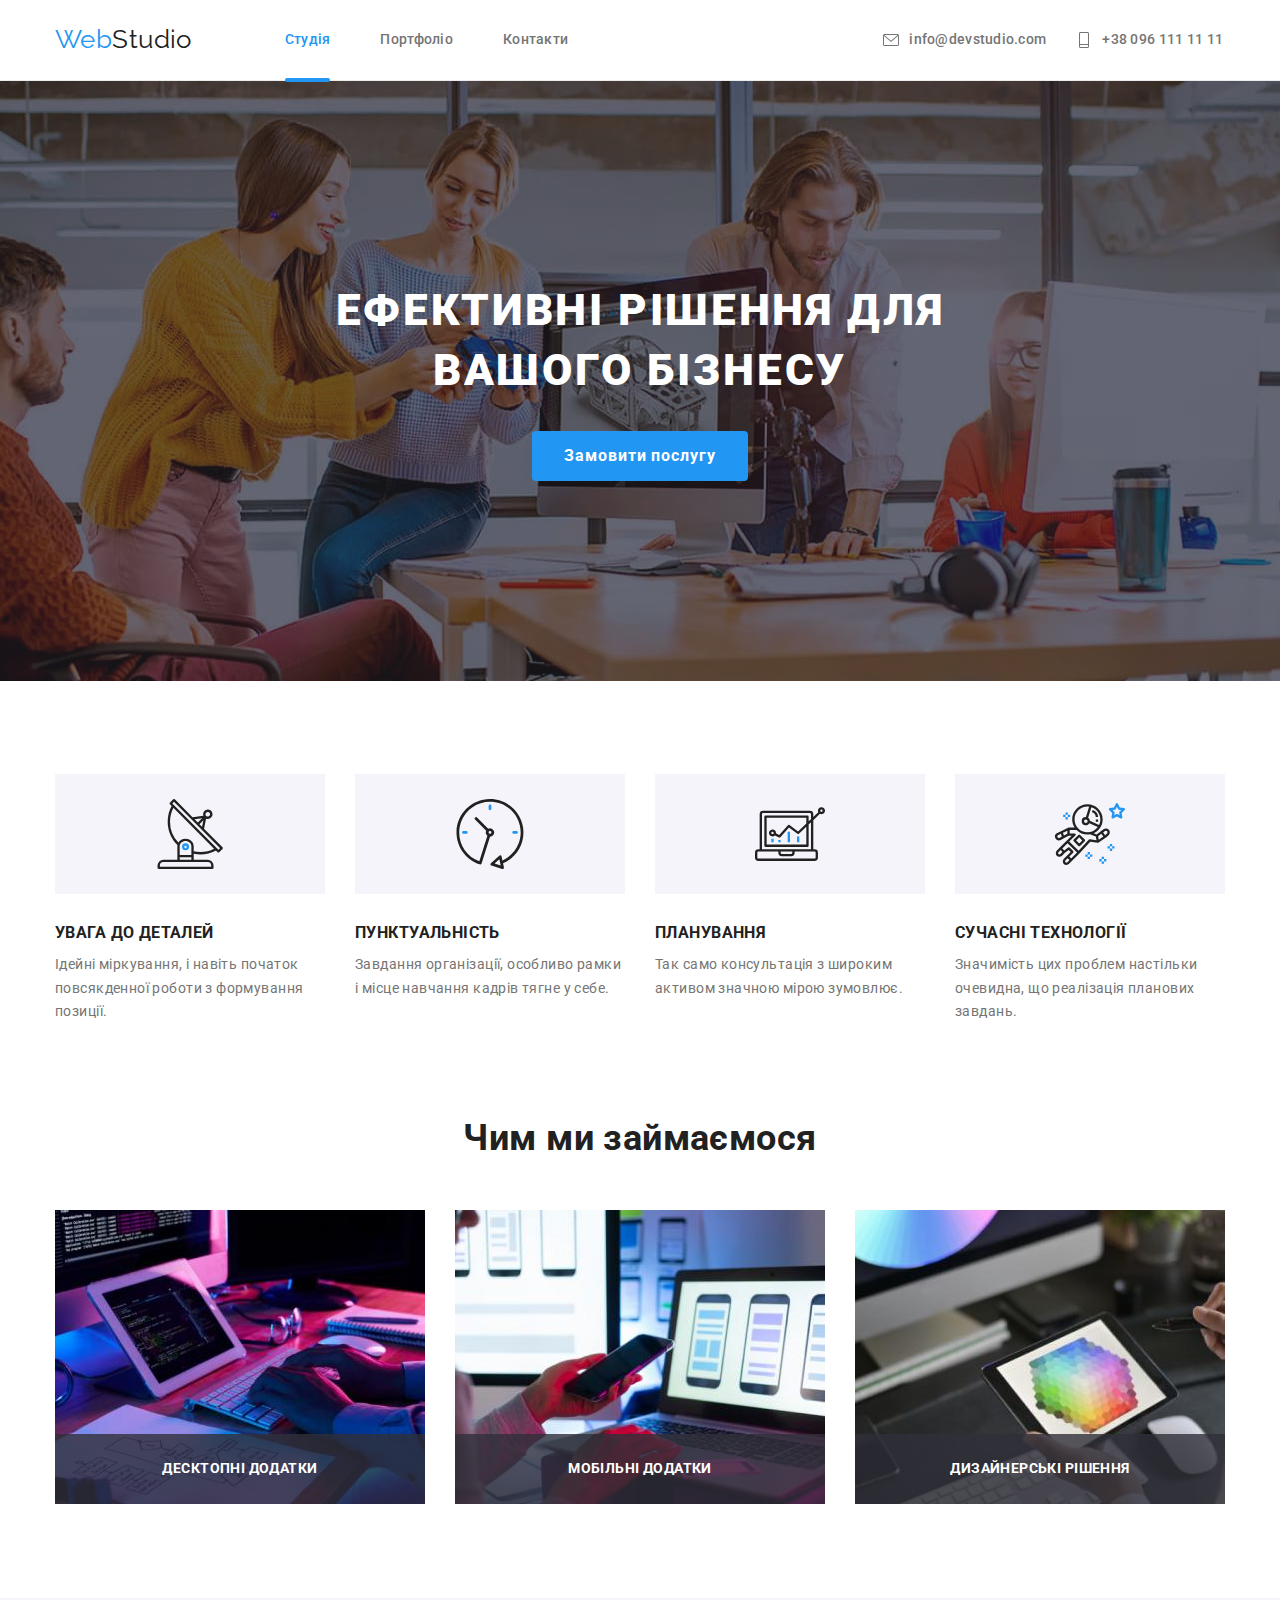
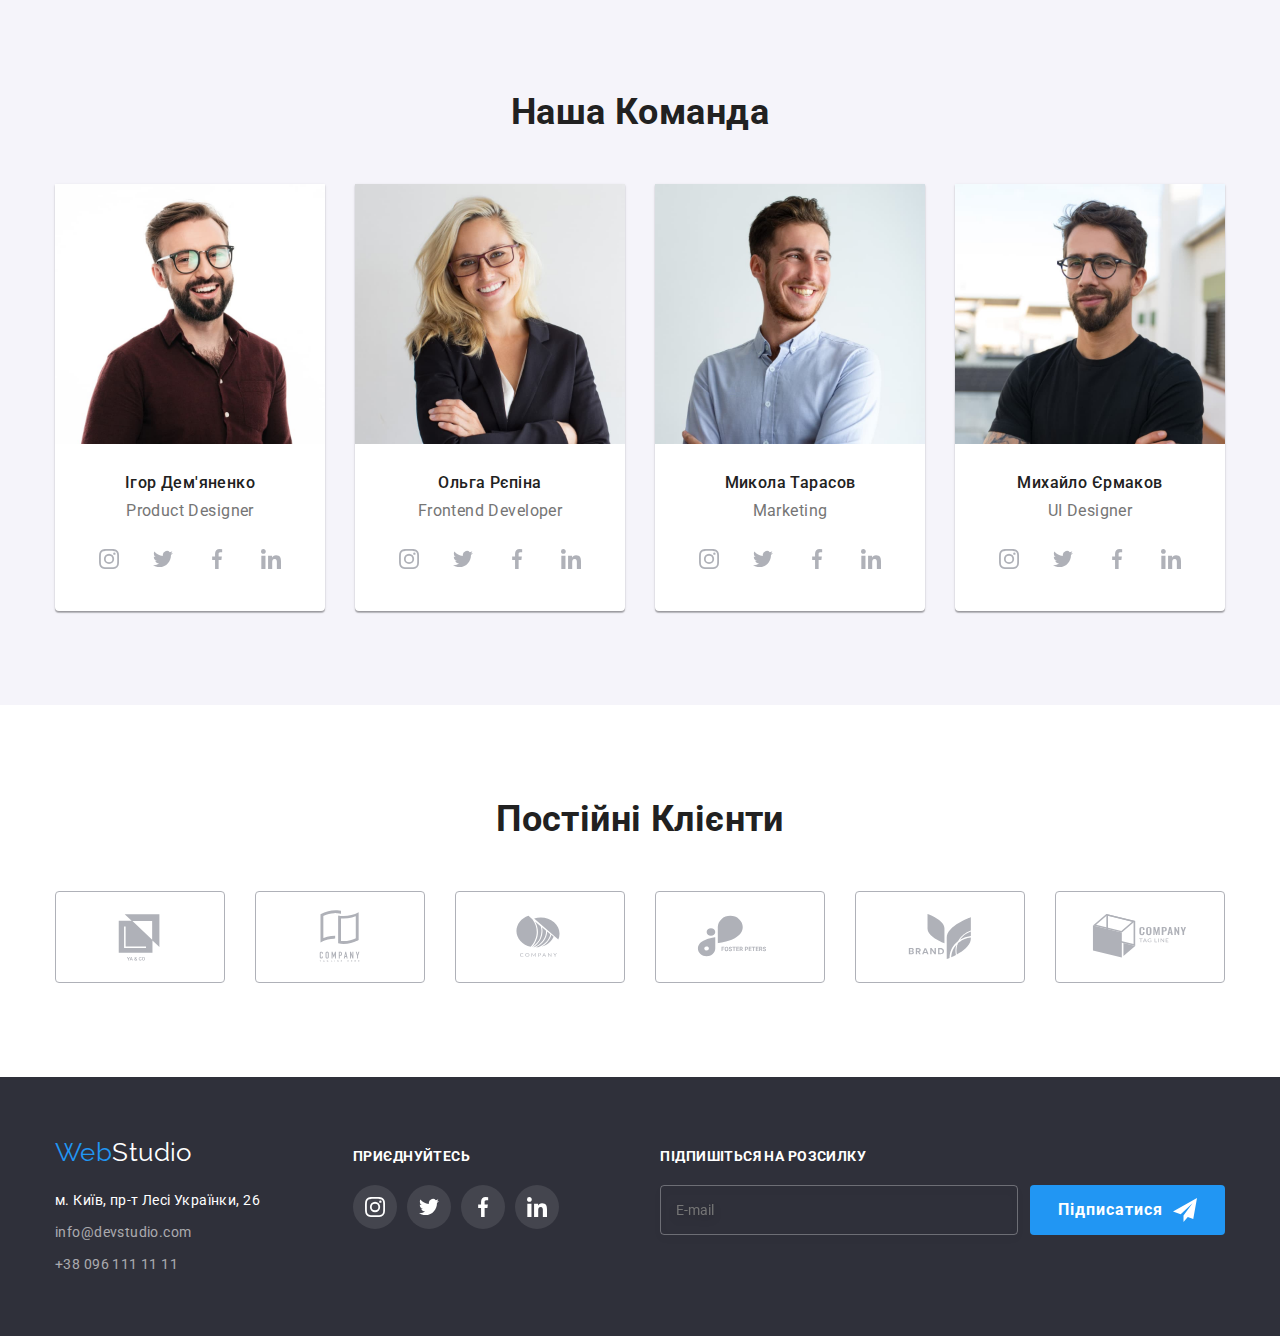
<file: index.html>
<!DOCTYPE html>
<html lang="uk">
<head>
    <meta charset="UTF-8">
    <meta http-equiv="X-UA-Compatible" content="IE=edge">
    <meta name="viewport" content="width=device-width, initial-scale=1.0">
    <title>Студія</title>
    <link rel="preconnect" href="https://fonts.googleapis.com">
    <link rel="preconnect" href="https://fonts.gstatic.com" crossorigin>
    <link href="https://fonts.googleapis.com/css2?family=Raleway:wght@700&family=Roboto:wght@400;500;700;900&display=swap" rel="stylesheet">
    <link rel="stylesheet" href="https://cdnjs.cloudflare.com/ajax/libs/modern-normalize/1.1.0/modern-normalize.min.css">
    <link rel="stylesheet" href="./css/styles.css" >
    <link rel="stylesheet" href="./css/main.min.css" >
</head>
<body>
    <!--Шапка--> 
     <header class="header">
        <div class="container header__container"> 
            <a class="logo" href="./index.html"><span class="logo-color">Web</span>Studio</a>
            <nav class="header__nav">
            
            <ul class="site-nav">
                <li class="site-nav__item"><a href="./index.html" class="site-nav__link link current">Студія</a></li>
                <li class="site-nav__item"><a href="./portfolio.html" class="site-nav__link link">Портфоліо</a></li>
                <li class="site-nav__item"><a href="" class="site-nav__link link">Контакти</a></li>
            </ul>
            </nav>
            <ul class="auth-nav">
                <li class="auth-nav__item">
                    <a class="auth-nav__link link" href="mailto:info@devstudio.com"><svg class="auth-nav__icon"     width="16" height="12">
                            <use href="./images/symbol-defs.svg#icon-envelope"></use>
                        </svg>info@devstudio.com</a></li>
                        <li class="auth-nav__item">
                    <a class="auth-nav__link link" href="tel:+380961111111"><svg class="auth-nav__icon"     width="16" height="12">
                            <use href="./images/symbol-defs.svg#icon-phone"></use>
                        </svg>+38 096 111 11 11</a></li>
            </ul>
            <button type="button" class="menu-open">
                <svg class="menu-open__icon" width="40" height="40">
                    <use href="./images/symbol-defs.svg#icon-menu1" ></use>
                </svg>
            </button>
            <div class="mob-menu is-hidden">
                <div class="container">
                              <div class="mob-menu-top">
                <button type="button" class="menu-close">
                <svg class="menu-open__icon" width="40" height="40">
                    <use href="./images/symbol-defs.svg#icon-close" ></use>
                </svg>
            </button> 
            <nav>
            <ul class="mob-menu__list">
                <li class="mob-menu__item"><a href="./index.html" class="mob-menu__link link current">Студія</a></li>
                <li class="mob-menu__item"><a href="./portfolio.html" class="mob-menu__link link">Портфоліо</a></li>
                <li class="mob-menu__item"><a href="" class="mob-menu__link link">Контакти</a></li>
            </ul>  
            </nav>
            </div>
            <div class="mob-menu__bottom">
                <ul class="mob-menu__contacts">
                    <li class="mob-menu__item">
                        <a class="mob-menu__tel link" href="tel:+380961111111">+38 096 111 11 11</a></li>
                    <li class="mob-menu__item">
                        <a class="mob-menu__mail link" href="mailto:info@devstudio.com" >info@devstudio.com</a></li>
                </ul>
                <ul class="mob-social">
                    <li class="mob-social__item">
                        <a href="" class="mob-social__link">instagram</a></li>
                    <li class="mob-social__item">
                        <a href="" class="mob-social__link">twitter</a></li>
                    <li class="mob-social__item">
                        <a href="" class="mob-social__link">facebook</a></li>
                    <li class="mob-social__item">
                        <a href="" class="mob-social__link">linkedin</a></li>
                </ul>
            </div>
            </div>
            </div>
        </div>
    </header>
    <!--Унікальний контент-->
    <main>
        <!--Кнопка-->
        <section class="hero">
            <div class="container">
            <h1 class="hero__title">Ефективні рішення для <br> вашого бізнесу</h1>
            <button type="submit" class="button" data-modal__open>Замовити послугу</button>
            </div>
        </section>
        <!--Переваги веб-дезайну-->
        <section class="section">
            <div class="container"> 
                <h2 class="section__title visually-hidden">Переваги веб-дезайну</h2>
                <ul class="feature">
                    <li class="feature__item">
                       <div class="feature__wrap"> 
                        <svg class="feature__icon" width="70" height="70">
                            <use href="./images/symbol-defs.svg#icon-antenna-1"></use>
                        </svg>
                        </div>
                        <h3 class="feature__title">УВАГА ДО ДЕТАЛЕЙ</h3>
                        <p>Ідейні міркування, і навіть початок повсякденної роботи з формування позиції.</p>
                    </li>
                    <li class="feature__item">
                        <div class="feature__wrap"> 
                        <svg class="feature__icon" width="70" height="70">
                            <use href="./images/symbol-defs.svg#icon-clock-2"></use>
                        </svg>
                        </div>
                        <h3 class="feature__title">ПУНКТУАЛЬНІСТЬ</h3>
                        <p>Завдання організації, особливо рамки і місце навчання кадрів тягне у себе.</p>
                    </li>
                    <li class="feature__item">
                        <div class="feature__wrap"> 
                        <svg class="feature__icon" width="70" height="70">
                            <use href="./images/symbol-defs.svg#icon-diagram-3"></use>
                        </svg>
                        </div>
                        <h3 class="feature__title">ПЛАНУВАННЯ</h3>
                        <p>Так само консультація з широким активом значною мірою зумовлює.</p>
                    </li>
                    <li class="feature__item">
                        <div class="feature__wrap"> 
                        <svg class="feature__icon" width="70" height="70">
                            <use href="./images/symbol-defs.svg#icon-astronaut-4"></use>
                        </svg>
                        </div>
                        <h3 class="feature__title">СУЧАСНІ ТЕХНОЛОГІЇ</h3>
                        <p>Значимість цих проблем настільки очевидна, що реалізація планових завдань.</p>
                    </li>
                </ul>
            </div>
        </section>
        <!--Чим ми займаємося-->
        <section class="section section--padding">
            <div class="container"> 
                <h2 class="section__title">Чим ми займаємося</h2>
                <ul class="images-list">
                    <li> 
                        <div class="images-list__wrap">
                            <p class="images-list__text">десктопні додатки</p> 
                            <picture>
                                <source
                                srcset="
                                    ./images/1.jpg 1x,
                                    ./images/1-2x.jpg 2x
                                "
                                media="(min-width: 1200px)"
                                />                                     
                                <img src="./images/1.jpg" alt="комп'ютер" width="370"/>
                            </picture> 
                        </div>
                    </li>
                    <li> 
                        <div class="images-list__wrap">
                            <p class="images-list__text">мобільні додатки</p> 
                            <picture>
                                <source
                                srcset="
                                    ./images/2.jpg 1x,
                                    ./images/2-2x.jpg 2x
                                "
                                media="(min-width: 1200px)"
                                />                                
                                <img src="./images/2.jpg" alt="телефон" width="370"/>
                            </picture>
                        </div>
                    </li>
                    <li> 
                        <div class="images-list__wrap">
                            <p class="images-list__text">Дизайнерські рішення</p> 
                            <picture>
                                <source
                                srcset="
                                    ./images/3.jpg 1x,
                                    ./images/3-2x.jpg 2x
                                "
                                media="(min-width: 1200px)"
                                />                                     
                                <img src="./images/3.jpg" alt="планшет" width="370"/>
                            </picture>
                        </div>
                    </li>
                </ul>
            </div>
        </section>
        <!--Наша Команда-->
         <section class="section team-list">
            <div class="container"> 
            <h2 class="section__title">Наша Команда</h2>
            <ul class="team">
                <li class="team__item"> 
                    <picture>
                        <source
                            srcset="
                                ./images/team-1-desk.jpg 1x,
                                ./images/team-1-desk-2x.jpg 2x
                            "
                            media="(min-width: 1200px)"
                            />
                        <source
                            srcset="
                                ./images/team-1-tab.jpg 1x,
                                ./images/team-1-tab-2x.jpg 2x
                            "
                            media="(min-width: 768px)"
                            />
                        <source
                            srcset="
                                ./images/team-1-mob.jpg 1x,
                                ./images/team-1-mob-2x.jpg 2x
                            "
                            media="(min-width: 480px)"
                        />
                        <img src="./images/team-1-desk.jpg" alt="Ігор" width="270"/>
                    </picture>
                    <div class="team__overview">
                        <h3 class="team__title">Ігор Дем'яненко</h3>
                        <p class="team__text">Product Designer</p>
                        <ul class="social">
                            <li class="social__item">
                                <a href="" class="social__link">
                                    <svg class="social__icon social__icon--grey" width="20" height="20">
                                        <use href="./images/symbol-defs.svg#icon-instagram-2" ></use>
                                    </svg>
                                </a></li>
                            <li class="social__item">
                                <a href="" class="social__link">
                                    <svg class="social__icon social__icon--grey" width="20" height="20">
                                        <use href="./images/symbol-defs.svg#icon-twitter-1-2-1" ></use>
                                    </svg>
                                </a></li>
                            <li class="social__item">
                                <a href="" class="social__link">
                                    <svg class="social__icon social__icon--grey" width="20" height="20">
                                        <use href="./images/symbol-defs.svg#icon-facebook-2" ></use>
                                    </svg>
                                </a></li>
                            <li class="social__item">
                                <a href="" class="social__link">
                                    <svg class="social__icon social__icon--grey" width="20" height="20">
                                        <use href="./images/symbol-defs.svg#icon-linkedin-2" ></use>
                                    </svg>
                                </a></li>
                        </ul>
                    </div>
                </li>
                <li class="team__item">
                    <picture>
                         <source
                            srcset="
                                ./images/team-2-desk.jpg 1x,
                                ./images/team-2-desk-2x.jpg 2x
                            "
                            media="(min-width: 1200px)"
                            />
                        <source
                            srcset="
                                ./images/team-2-tab.jpg 1x,
                                ./images/team-2-tab-2x.jpg 2x
                            "
                            media="(min-width: 768px)"
                            />
                        <source
                            srcset="
                                ./images/team-2-mob.jpg 1x,
                                ./images/team-2-mob-2x.jpg 2x
                            "
                            media="(min-width: 480px)"
                        />
                    <img src="./images/team-2-desk.jpg" alt="Ольга" width="270"/>                         
                    </picture>
                    <div class="team__overview">
                        <h3 class="team__title">Ольга Рєпіна</h3>
                        <p class="team__text">Frontend Developer</p>
                        <ul class="social">
                            <li class="social__item">
                                <a href="" class="social__link">
                                    <svg class="social__icon social__icon--grey" width="20" height="20">
                                        <use href="./images/symbol-defs.svg#icon-instagram-2" ></use>
                                    </svg>
                                </a></li>
                            <li class="social__item">
                                <a href="" class="social__link">
                                    <svg class="social__icon social__icon--grey" width="20" height="20">
                                        <use href="./images/symbol-defs.svg#icon-twitter-1-2-1" ></use>
                                    </svg>
                                </a></li>
                            <li class="social__item">
                                <a href="" class="social__link">
                                    <svg class="social__icon social__icon--grey" width="20" height="20">
                                        <use href="./images/symbol-defs.svg#icon-facebook-2" ></use>
                                    </svg>
                                </a></li>
                            <li class="social__item">
                                <a href="" class="social__link">
                                    <svg class="social__icon social__icon--grey" width="20" height="20">
                                        <use href="./images/symbol-defs.svg#icon-linkedin-2" ></use>
                                    </svg>
                                </a></li>
                        </ul>
                    </div>
                </li>
                <li class="team__item">
                    <picture>
                        <source
                            srcset="
                                ./images/team-3-desk.jpg 1x,
                                ./images/team-3-desk-2x.jpg 2x
                            "
                            media="(min-width: 1200px)"
                            />
                        <source
                            srcset="
                                ./images/team-3-tab.jpg 1x,
                                ./images/team-3-tab-2x.jpg 2x
                            "
                            media="(min-width: 768px)"
                            />
                        <source
                            srcset="
                                ./images/team-3-mob.jpg 1x,
                                ./images/team-3-mob-2x.jpg 2x
                            "
                            media="(min-width: 480px)"
                        />
                        <img src="./images/team-3-desk.jpg" alt="Микола" width="270"/>
                    </picture>
                    <div class="team__overview">
                        <h3 class="team__title">Микола Тарасов</h3>
                        <p class="team__text">Marketing</p>
                        <ul class="social">
                            <li class="social__item">
                                <a href="" class="social__link">
                                    <svg class="social__icon social__icon--grey" width="20" height="20">
                                        <use href="./images/symbol-defs.svg#icon-instagram-2" ></use>
                                    </svg>
                                </a></li>
                            <li class="social__item">
                                <a href="" class="social__link">
                                    <svg class="social__icon social__icon--grey" width="20" height="20">
                                        <use href="./images/symbol-defs.svg#icon-twitter-1-2-1" ></use>
                                    </svg>
                                </a></li>
                            <li class="social__item">
                                <a href="" class="social__link">
                                    <svg class="social__icon social__icon--grey" width="20" height="20">
                                        <use href="./images/symbol-defs.svg#icon-facebook-2" ></use>
                                    </svg>
                                </a></li>
                            <li class="social__item">
                                <a href="" class="social__link">
                                    <svg class="social__icon social__icon--grey" width="20" height="20">
                                        <use href="./images/symbol-defs.svg#icon-linkedin-2" ></use>
                                    </svg>
                                </a></li>
                        </ul>
                    </div>
                </li>
                <li class="team__item">
                    <picture>
                        <source
                            srcset="
                                ./images/team-4-desk.jpg 1x,
                                ./images/team-4-desk-2x.jpg 2x
                            "
                            media="(min-width: 1200px)"
                            />
                        <source
                            srcset="
                                ./images/team-4-tab.jpg 1x,
                                ./images/team-4-tab-2x.jpg 2x
                            "
                            media="(min-width: 768px)"
                            />
                        <source
                            srcset="
                                ./images/team-4-mob.jpg 1x,
                                ./images/team-4-mob-2x.jpg 2x
                            "
                            media="(min-width: 480px)"
                        />
                        <img src="./images/team-4-desk.jpg" alt="Михайло" width="270"/>                    
                    </picture>
                    <div class="team__overview">
                        <h3 class="team__title">Михайло Єрмаков</h3>
                        <p class="team__text">UI Designer</p>
                        <ul class="social">
                            <li class="social__item">
                                <a href="" class="social__link">
                                    <svg class="social__icon social__icon--grey" width="20" height="20">
                                        <use href="./images/symbol-defs.svg#icon-instagram-2" ></use>
                                    </svg>
                                </a></li>
                            <li class="social__item">
                                <a href="" class="social__link">
                                    <svg class="social__icon social__icon--grey" width="20" height="20">
                                        <use href="./images/symbol-defs.svg#icon-twitter-1-2-1" ></use>
                                    </svg>
                                </a></li>
                            <li class="social__item">
                                <a href="" class="social__link">
                                    <svg class="social__icon social__icon--grey" width="20" height="20">
                                        <use href="./images/symbol-defs.svg#icon-facebook-2" ></use>
                                    </svg>
                                </a></li>
                            <li class="social__item">
                                <a href="" class="social__link">
                                    <svg class="social__icon social__icon--grey" width="20" height="20">
                                        <use href="./images/symbol-defs.svg#icon-linkedin-2" ></use>
                                    </svg>
                                </a></li>
                        </ul>
                    </div>
                </li>
            </ul>
            </div>
        </section>
        <!--Клієнти-->
        <section class="section">
            <div class="container">
            <h2 class="section__title">Постійні Клієнти</h2>
            <ul class="clients">
                <li class="clients__item">
                    <a href="" class="clients__link">
                        <svg class="clients__icon" width="106" height="60">
                            <use href="./images/symbol-defs.svg#icon-logo"></use>
                        </svg>
                    </a>
                </li>
                <li class="clients__item">
                    <a href="" class="clients__link">
                        <svg class="clients__icon" width="106" height="60">
                            <use href="./images/symbol-defs.svg#icon-logo-1"></use>
                        </svg>
                    </a>
                </li>
                <li class="clients__item">
                    <a href="" class="clients__link">
                        <svg class="clients__icon" width="106" height="60">
                            <use href="./images/symbol-defs.svg#icon-logo-2"></use>
                        </svg>
                    </a>
                </li>
                <li class="clients__item">
                    <a href="" class="clients__link">
                        <svg class="clients__icon" width="106" height="60">
                            <use href="./images/symbol-defs.svg#icon-logo-3"></use>
                        </svg>
                    </a>
                </li>
                <li class="clients__item">
                    <a href="" class="clients__link">
                        <svg class="clients__icon" width="106" height="60">
                            <use href="./images/symbol-defs.svg#icon-logo-4"></use>
                        </svg>
                    </a>
                </li>
                <li class="clients__item">
                    <a href="" class="clients__link">
                        <svg class="clients__icon" width="106" height="60">
                            <use href="./images/symbol-defs.svg#icon-logo-5"></use>
                        </svg>
                    </a>
                </li>
            </ul>
            </div>
        </section>
    </main>
    <!--Низ-->
     <footer class="foot">
        <div class="container foot__container"> 
           <div class="help"><div class="foot__contacts"> <a class="logo logo--white" href="./index.html"><span class="logo-color">Web</span>Studio</a>
            <address class="foot__address" >   
            <ul class="contacts">
                <li class="contacts__item"><a href="https://goo.gl/maps/5gf1aQqiZzD6x3Li7" target="_blank" rel="noopener noreferrer" class="contacts__address">м. Київ, пр-т Лесі Українки, 26</a></li>
                <li class="contacts__item"><a class="contacts__link link" href="mailto:info@devstudio.com">info@devstudio.com</a></li>
                <li class="contacts__item"><a class="contacts__link link" href="tel:+380961111111">+38 096 111 11 11</a></li>
            </ul>

            </address>
            </div>
             <div class="foot__wrap">
                <p class="foot__title">Приєднуйтесь</p>
                <ul class="social">
                    <li class="social__item">
                        <a href="" class="social__link">
                            <svg class="social__icon" width="20" height="20">
                                <use href="./images/symbol-defs.svg#icon-instagram-1" ></use>
                            </svg>
                        </a></li>
                    <li class="social__item">
                        <a href="" class="social__link">
                            <svg class="social__icon" width="20" height="20">
                                <use href="./images/symbol-defs.svg#icon-twitter-2" ></use>
                            </svg>
                        </a></li>
                    <li class="social__item">
                        <a href="" class="social__link">
                            <svg class="social__icon" width="20" height="20">
                                <use href="./images/symbol-defs.svg#icon-facebook-3" ></use>
                            </svg>
                        </a></li>
                    <li class="social__item">
                        <a href="" class="social__link">
                            <svg class="social__icon" width="20" height="20">
                                <use href="./images/symbol-defs.svg#icon-linkedin-4" ></use>
                            </svg>
                        </a></li>
                </ul>
            </div>
            </div>
            <div class="subscribe">
            <form class="subscribe__form">
                    <p class="subscribe__title">Підпишіться на розсилку</p>    
                <label for="email" class="visibility-hidden"></label>
                    <div class="subscribe__row">
                    <input class="subscribe__input" type="text" name="email" id="email" placeholder="E-mail">
                    <button class="button subscribe__button" type="submit">Підписатися<svg class="subscribe__icon"   width="24" height="24">
                            <use href="./images/symbol-defs.svg#icon-icon-form"></use>
                        </svg></button>
                    </div>
            </form>
        </div>
        </div>
    </footer>
    <div class="backdrop is-hidden" data-modal>
        <div class="modal">
            <button type="submit" class="close" data-modal__close>
                <svg class="close__icon" width="18" height="18">
                    <use href="./images/symbol-defs.svg#icon-close" ></use>
                </svg>
            </button>
            <p class="modal__title">Залиште свої дані, ми вам передзвонимо</p>
            <form class="modal__form">
                <div class="modal__field">
                    <label for="user-name" class="modal__label">Ім'я </label>
                    <div class="modal__wrap">
                        <input type="text" name="user-name" class="modal__input" id="user-name" />
                    <svg class="modal__icon" width="18" height="18">
                        <use href="./images/symbol-defs.svg#icon-user" >
                        </use>
                    </svg>
                    </div>
                </div>
                
                <div class="modal__field">
                    <label for="user-email" class="modal__label">Телефон</label>
                    <div class="modal__wrap">
                        <input type="email" name="user-email" class="modal__input" id="user-email"/>
                    <svg class="modal__icon" width="18" height="18">
                        <use href="./images/symbol-defs.svg#icon-tel" >
                        </use>
                    </svg>
                    </div>
                </div>
                
                <div class="modal__field">
                    <label for="user-tel" class="modal__label">Пошта</label>
                    <div class="modal__wrap">
                        <input type="tel" name="user-tel" class="modal__input" id="user-tel" />
                    <svg class="modal__icon" width="18" height="18">
                        <use href="./images/symbol-defs.svg#icon-email" >
                        </use>
                    </svg>
                    </div>
                </div> 
            <label for="user-text" class="modal__label">Комментар</label>
            <textarea name="user-text" id="user-text" class="modal__text" placeholder="Введіть текст"></textarea>

            <input type="checkbox" name="privacy" id="privacy" class="checkbox visually-hidden">
            <label for="privacy" class="check"> 
                <span class="check__item">
                    <svg class="check__icon" width="16" height="15">
                        <use href="./images/symbol-defs.svg#icon-vector" >
                        </use>
                    </svg></span> Погоджуюся з розсилкою та приймаю&nbsp;<a class="check__terms" href="">Умови договору</a>
            </label>
            <button class="modal__button button" type="submit">Відправити</button>
            </form>
        </div>
    </div>
      <script src="./js/modal.js"></script>
         <script src="./js/menu.js"></script>
</body>
</html>
</file>
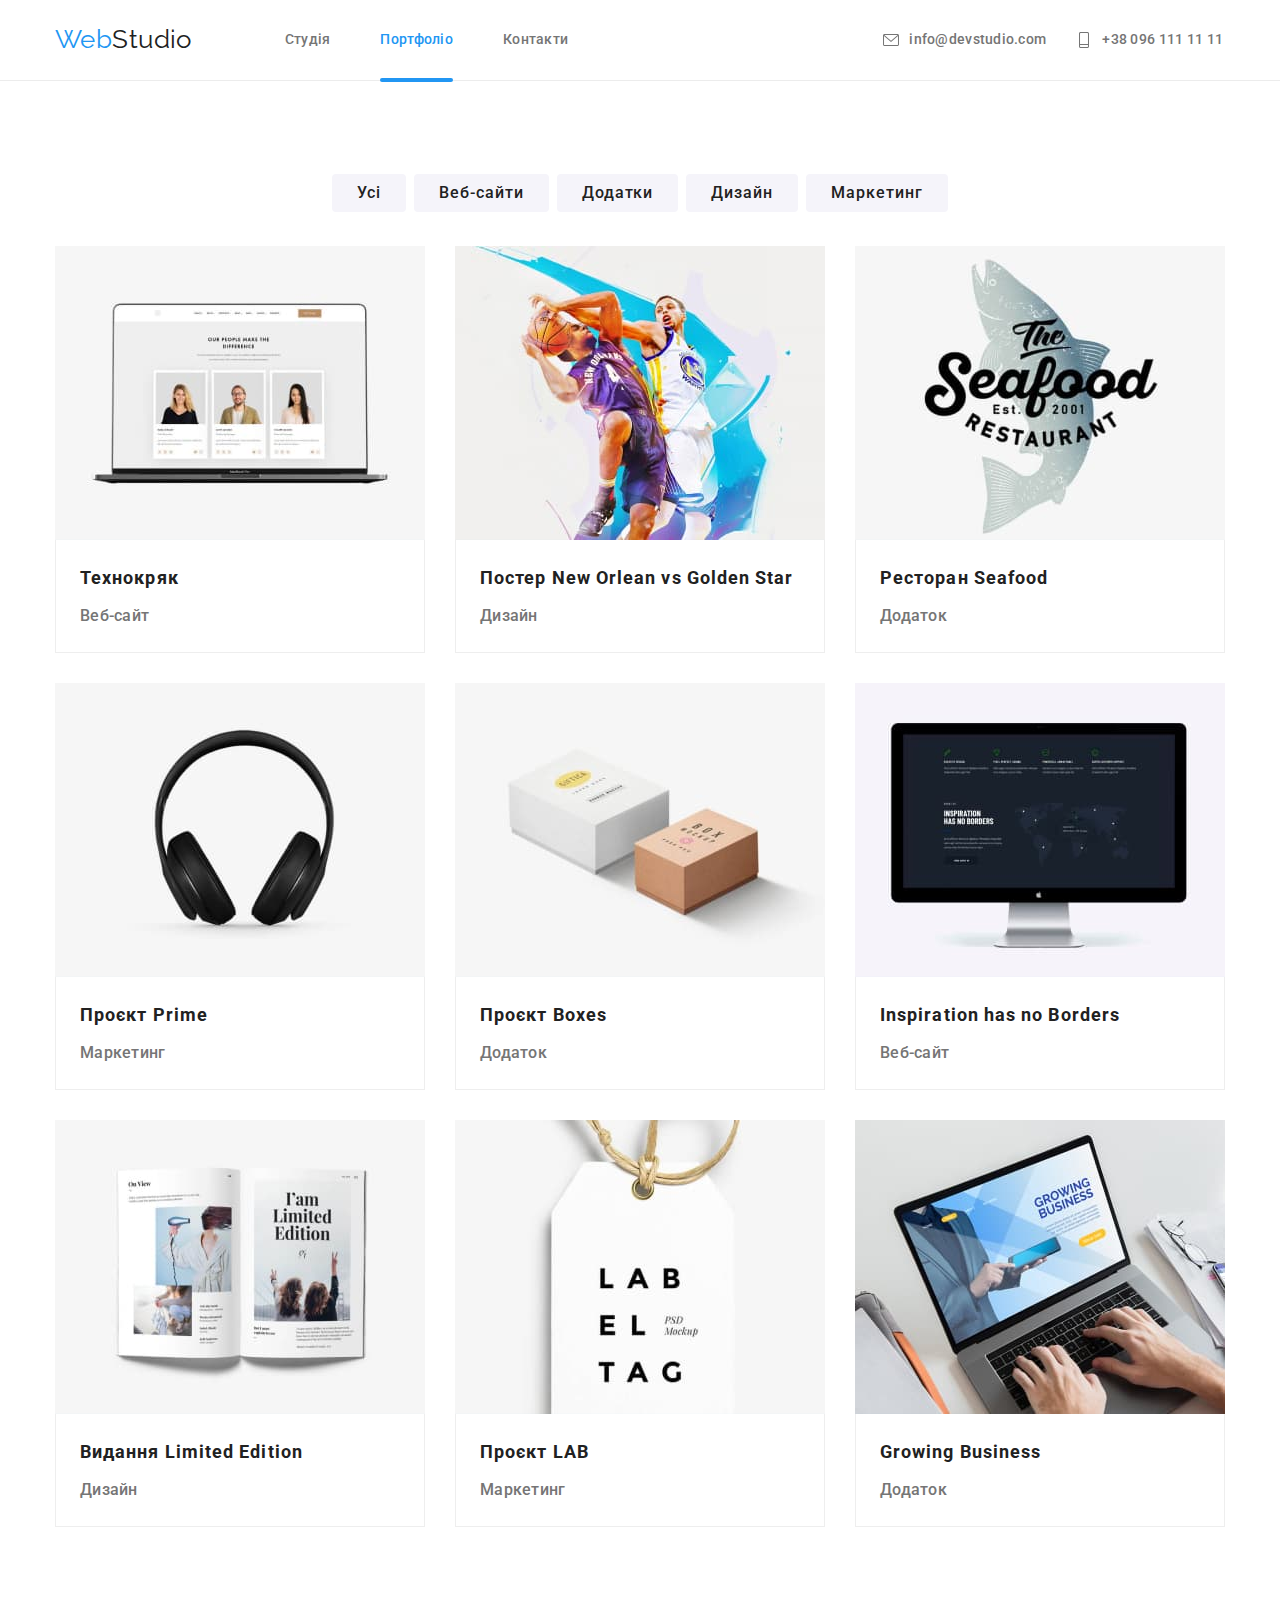
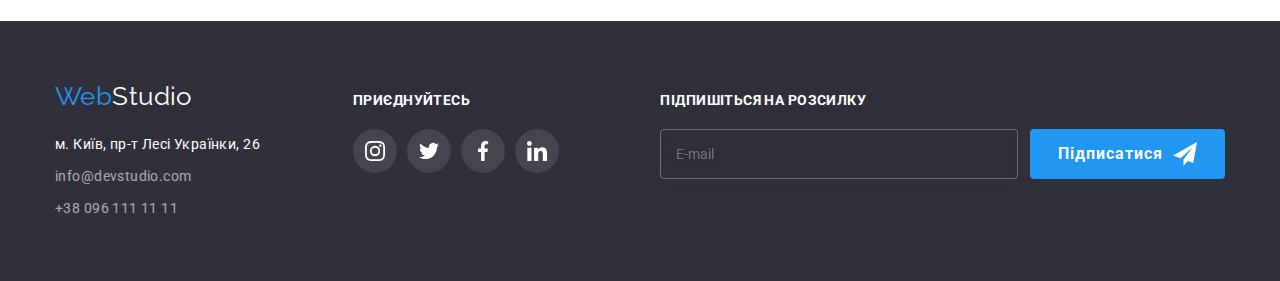
<file: portfolio.html>
<!DOCTYPE html>
<html lang="uk">
<head>
    <meta charset="UTF-8">
    <meta http-equiv="X-UA-Compatible" content="IE=edge">
    <meta name="viewport" content="width=device-width, initial-scale=1.0">
    <title>Студія</title>
    <link rel="preconnect" href="https://fonts.googleapis.com">
    <link rel="preconnect" href="https://fonts.gstatic.com" crossorigin>
    <link href="https://fonts.googleapis.com/css2?family=Raleway:wght@700&family=Roboto:wght@400;500;700;900&display=swap" rel="stylesheet">
    <link rel="stylesheet" href="https://cdnjs.cloudflare.com/ajax/libs/modern-normalize/1.1.0/modern-normalize.min.css">
    <link rel="stylesheet" href="./css/styles.css" >
    <link rel="stylesheet" href="./css/main.min.css" >
</head>
<body>
    <!--Шапка-->
     <header class="header">
        <div class="container header__container"> 
            <a class="logo" href="./index.html"><span class="logo-color">Web</span>Studio</a>
            <nav class="header__nav">
            
            <ul class="site-nav">
                <li class="site-nav__item"><a href="./index.html" class="site-nav__link link ">Студія</a></li>
                <li class="site-nav__item"><a href="./portfolio.html" class="site-nav__link link current">Портфоліо</a></li>
                <li class="site-nav__item"><a href="" class="site-nav__link link">Контакти</a></li>
            </ul>
            </nav>
            <ul class="auth-nav">
                <li class="auth-nav__item">
                    <a class="auth-nav__link link" href="mailto:info@devstudio.com"><svg class="auth-nav__icon"     width="16" height="12">
                            <use href="./images/symbol-defs.svg#icon-envelope"></use>
                        </svg>info@devstudio.com</a></li>
                        <li class="auth-nav__item">
                    <a class="auth-nav__link link" href="tel:+380961111111"><svg class="auth-nav__icon"     width="16" height="12">
                            <use href="./images/symbol-defs.svg#icon-phone"></use>
                        </svg>+38 096 111 11 11</a></li>
            </ul>
            <button type="button" class="menu-open">
                <svg class="menu-open__icon" width="40" height="40">
                    <use href="./images/symbol-defs.svg#icon-menu1" ></use>
                </svg>
            </button>
            <div class="mob-menu is-hidden">
                <div class="container">
                              <div class="mob-menu-top">
                <button type="button" class="menu-close">
                <svg class="menu-open__icon" width="40" height="40">
                    <use href="./images/symbol-defs.svg#icon-close" ></use>
                </svg>
            </button> 
            <nav>
            <ul class="mob-menu__list">
                <li class="mob-menu__item"><a href="./index.html" class="mob-menu__link link ">Студія</a></li>
                <li class="mob-menu__item"><a href="./portfolio.html" class="mob-menu__link link current">Портфоліо</a></li>
                <li class="mob-menu__item"><a href="" class="mob-menu__link link">Контакти</a></li>
            </ul>  
            </nav>
            </div>
            <div class="mob-menu__bottom">
                <ul class="mob-menu__contacts">
                    <li class="mob-menu__item">
                        <a class="mob-menu__tel link" href="tel:+380961111111">+38 096 111 11 11</a></li>
                    <li class="mob-menu__item">
                        <a class="mob-menu__mail link" href="mailto:info@devstudio.com">info@devstudio.com</a></li>
                </ul>
                <ul class="mob-social">
                    <li class="mob-social__item">
                        <a href="" class="mob-social__link">instagram</a></li>
                    <li class="mob-social__item">
                        <a href="" class="mob-social__link">twitter</a></li>
                    <li class="mob-social__item">
                        <a href="" class="mob-social__link">facebook</a></li>
                    <li class="mob-social__item">
                        <a href="" class="mob-social__link">linkedin</a></li>
                </ul>
            </div>
            </div>
            </div>
        </div>
    </header>
    <!--Унікальний контент-->
    <main>
    <section class="section">
        <div class="container">
            <h1 class="visually-hidden">Наші роботи</h1>
        <ul class="filter list">
            <li class="filter__item">
                <button type="button" class="filter__button button">Усі</button>
            </li>
            <li class="filter__item">
                <button type="button" class="filter__button button">Веб-сайти</button>
            </li>
            <li class="filter__item">
                <button type="button" class="filter__button button">Додатки</button>
            </li>
            <li class="filter__item">
                <button type="button" class="filter__button button">Дизайн</button>
            </li>
            <li class="filter__item">
                <button type="button" class="filter__button button">Маркетинг</button>
            </li>
        </ul>
        <ul class="portfolio list">
            <li class="portfolio__item"> 
                <a href="" class="portfolio__link link">
                    <div class="portfolio__wrap">
                        <picture>
                            <source
                                srcset="
                                    ./images/proj-1-desk.jpg 1x,
                                    ./images/proj-1-desk-2x.jpg 2x
                                "
                                media="(min-width: 1200px)"
                                />
                            <source
                                srcset="
                                    ./images/proj-1-tab.jpg 1x,
                                    ./images/proj-1-tab-2x.jpg 2x
                                "
                                media="(min-width: 768px)"
                                />
                            <source
                                srcset="
                                    ./images/proj-1-mob.jpg 1x,
                                    ./images/proj-1-mob-2x.jpg 2x
                                "
                                media="(min-width: 480px)"
                            />                            
                           <img src="./images/proj-1-desk.jpg" alt="Ноутбук" width="370"/>
                        </picture> 
                    <p class="portfolio__description">Ресурс пропонує комплексні пропозиції з різним рівнем функціоналу та сервісів. Все це дозволить відвідувачу отримати вичерпні відомості про компанію чи приватну особу.</p>
                    </div>
                <div class="portfolio__project">
                    <h2 class="portfolio__title">Технокряк</h2>
                    <p class="portfolio__text">Веб-сайт</p>
                </div></a>
            </li>  
            <li class="portfolio__item">  
                <a href="" class="portfolio__link link">
                    <div class="portfolio__wrap">
                        <picture>
                            <source
                                srcset="
                                    ./images/proj-2-desk.jpg 1x,
                                    ./images/proj-2-desk-2x.jpg 2x
                                "
                                media="(min-width: 1200px)"
                                />
                            <source
                                srcset="
                                    ./images/proj-2-tab.jpg 1x,
                                    ./images/proj-2-tab-2x.jpg 2x
                                "
                                media="(min-width: 768px)"
                                />
                            <source
                                srcset="
                                    ./images/proj-2-mob.jpg 1x,
                                    ./images/proj-2-mob-2x.jpg 2x
                                "
                                media="(min-width: 480px)"
                            />   
                            <img src="./images/proj-2-desk.jpg" alt="Баскетбол" width="370"/> 
                        </picture>  
                    <p class="portfolio__description">Lorem ipsum dolor sit amet, consectetur adipisicing elit. Incidunt nam odio labore quaerat at quidem totam deserunt eaque eos praesentium id assumenda, nihil, similique molestiae officia rem, quas voluptatem debitis.</p>
                    </div>
                <div class="portfolio__project">
                    <h2 class="portfolio__title">Постер New Orlean vs Golden Star</h2>
                    <p class="portfolio__text">Дизайн</p>
                </div></a>
            </li>  
            <li class="portfolio__item">  
                <a href="" class="portfolio__link link">
                    <div class="portfolio__wrap"> 
                    <picture>
                        <source
                            srcset="
                                ./images/proj-3-desk.jpg 1x,
                                ./images/proj-3-desk-2x.jpg 2x
                            "
                            media="(min-width: 1200px)"
                            />
                        <source
                            srcset="
                                ./images/proj-3-tab.jpg 1x,
                                ./images/proj-3-tab-2x.jpg 2x
                            "
                            media="(min-width: 768px)"
                            />
                        <source
                            srcset="
                                ./images/proj-3-mob.jpg 1x,
                                ./images/proj-3-mob-2x.jpg 2x
                            "
                            media="(min-width: 480px)"
                        />   
                        <img src="./images/proj-3-desk.jpg" alt="Ресторан" width="370"/>
                    </picture>
                    <p class="portfolio__description">Lorem ipsum dolor sit amet, consectetur adipisicing elit. Incidunt nam odio labore quaerat at quidem totam deserunt eaque eos praesentium id assumenda, nihil, similique molestiae officia rem, quas voluptatem debitis.</p>
                    </div>
                <div class="portfolio__project">
                    <h2 class="portfolio__title">Ресторан Seafood</h2>
                    <p class="portfolio__text">Додаток</p>
                </div></a>
            </li>  
            <li class="portfolio__item">  
               <a href="" class="portfolio__link link"><div class="portfolio__wrap"> 
                    <picture>
                        <source
                            srcset="
                                ./images/proj-4-desk.jpg 1x,
                                ./images/proj-4-desk-2x.jpg 2x
                            "
                            media="(min-width: 1200px)"
                            />
                        <source
                            srcset="
                                ./images/proj-4-tab.jpg 1x,
                                ./images/proj-4-tab-2x.jpg 2x
                            "
                            media="(min-width: 768px)"
                            />
                        <source
                            srcset="
                                ./images/proj-4-mob.jpg 1x,
                                ./images/proj-4-mob-2x.jpg 2x
                            "
                            media="(min-width: 480px)"
                        /> 
                        <img src="./images/proj-4-desk.jpg" alt="Навушники" width="370"/>
                    </picture>
                    <p class="portfolio__description">Lorem ipsum dolor sit amet, consectetur adipisicing elit. Incidunt nam odio labore quaerat at quidem totam deserunt eaque eos praesentium id assumenda, nihil, similique molestiae officia rem, quas voluptatem debitis.</p>
                    </div> 
                <div class="portfolio__project">
                    <h2 class="portfolio__title">Проєкт Prime</h2>
                    <p class="portfolio__text">Маркетинг</p>
                </div></a>
            </li>  
            <li class="portfolio__item"> 
                <a href="" class="portfolio__link link"><div class="portfolio__wrap"> 
                    <picture>
                        <source
                            srcset="
                                ./images/proj-5-desk.jpg 1x,
                                ./images/proj-5-desk-2x.jpg 2x
                            "
                            media="(min-width: 1200px)"
                            />
                        <source
                            srcset="
                                ./images/proj-5-tab.jpg 1x,
                                ./images/proj-5-tab-2x.jpg 2x
                            "
                            media="(min-width: 768px)"
                            />
                        <source
                            srcset="
                                ./images/proj-5-mob.jpg 1x,
                                ./images/proj-5-mob-2x.jpg 2x
                            "
                            media="(min-width: 480px)"
                        />  
                        <img src="./images/proj-5-desk.jpg" alt="Коробки" width="370"/>
                    </picture>
                    <p class="portfolio__description">Lorem ipsum dolor sit amet, consectetur adipisicing elit. Incidunt nam odio labore quaerat at quidem totam deserunt eaque eos praesentium id assumenda, nihil, similique molestiae officia rem, quas voluptatem debitis.</p>
                    </div>
                <div class="portfolio__project">
                    <h2 class="portfolio__title">Проєкт Boxes</h2>
                    <p class="portfolio__text">Додаток</p>
                </div></a>
            </li>  
            <li class="portfolio__item"> 
               <a href="" class="portfolio__link link"><div class="portfolio__wrap"> 
                    <picture>
                        <source
                            srcset="
                                ./images/proj-6-desk.jpg 1x,
                                ./images/proj-6-desk-2x.jpg 2x
                            "
                            media="(min-width: 1200px)"
                            />
                        <source
                            srcset="
                                ./images/proj-6-tab.jpg 1x,
                                ./images/proj-6-tab-2x.jpg 2x
                            "
                            media="(min-width: 768px)"
                            />
                        <source
                            srcset="
                                ./images/proj-6-mob.jpg 1x,
                                ./images/proj-6-mob-2x.jpg 2x
                            "
                            media="(min-width: 480px)"
                        />  
                        <img src="./images/proj-6-desk.jpg" alt="Екран" width="370"/>
                    </picture>
                    <p class="portfolio__description">Lorem ipsum dolor sit amet, consectetur adipisicing elit. Incidunt nam odio labore quaerat at quidem totam deserunt eaque eos praesentium id assumenda, nihil, similique molestiae officia rem, quas voluptatem debitis.</p>
                    </div> 
                <div class="portfolio__project">
                    <h2 class="portfolio__title">Inspiration has no Borders</h2>
                    <p class="portfolio__text">Веб-сайт</p>
                </div></a>
            </li>  
            <li class="portfolio__item"> 
               <a href="" class="portfolio__link link"><div class="portfolio__wrap"> 
                    <picture>
                        <source
                            srcset="
                                ./images/proj-7-desk.jpg 1x,
                                ./images/proj-7-desk-2x.jpg 2x
                            "
                            media="(min-width: 1200px)"
                            />
                        <source
                            srcset="
                                ./images/proj-7-tab.jpg 1x,
                                ./images/proj-7-tab-2x.jpg 2x
                            "
                            media="(min-width: 768px)"
                            />
                        <source
                            srcset="
                                ./images/proj-7-mob.jpg 1x,
                                ./images/proj-7-mob-2x.jpg 2x
                            "
                            media="(min-width: 480px)"
                        /> 
                        <img src="./images/proj-7-desk.jpg" alt="книжка" width="370"/>
                    </picture>
                    <p class="portfolio__description">Lorem ipsum dolor sit amet, consectetur adipisicing elit. Incidunt nam odio labore quaerat at quidem totam deserunt eaque eos praesentium id assumenda, nihil, similique molestiae officia rem, quas voluptatem debitis.</p>
                    </div> 
                <div class="portfolio__project">
                    <h2 class="portfolio__title">Видання Limited Edition</h2>
                    <p class="portfolio__text">Дизайн</p>
                </div></a>
            </li>  
            <li class="portfolio__item"> 
                <a href="" class="portfolio__link link"><div class="portfolio__wrap"> 
                    <picture>
                        <source
                            srcset="
                                ./images/proj-8-desk.jpg 1x,
                                ./images/proj-8-desk-2x.jpg 2x
                            "
                            media="(min-width: 1200px)"
                            />
                        <source
                            srcset="
                                ./images/proj-8-tab.jpg 1x,
                                ./images/proj-8-tab-2x.jpg 2x
                            "
                            media="(min-width: 768px)"
                            />
                        <source
                            srcset="
                                ./images/proj-8-mob.jpg 1x,
                                ./images/proj-8-mob-2x.jpg 2x
                            "
                            media="(min-width: 480px)"
                        /> 
                        <img src="./images/proj-8-desk.jpg" alt="ЛАБ" width="370"/>
                    </picture>
                    <p class="portfolio__description">Lorem ipsum dolor sit amet, consectetur adipisicing elit. Incidunt nam odio labore quaerat at quidem totam deserunt eaque eos praesentium id assumenda, nihil, similique molestiae officia rem, quas voluptatem debitis.</p>
                    </div>
                <div class="portfolio__project">
                    <h2 class="portfolio__title">Проєкт LAB</h2>
                    <p class="portfolio__text">Маркетинг</p>
                </div></a>
            </li>  
            <li class="portfolio__item"> 
                <a href="" class="portfolio__link link"><div class="portfolio__wrap"> 
                    <picture>
                        <source
                            srcset="
                                ./images/proj-9-desk.jpg 1x,
                                ./images/proj-9-desk-2x.jpg 2x
                            "
                            media="(min-width: 1200px)"
                            />
                        <source
                            srcset="
                                ./images/proj-9-tab.jpg 1x,
                                ./images/proj-9-tab-2x.jpg 2x
                            "
                            media="(min-width: 768px)"
                            />
                        <source
                            srcset="
                                ./images/proj-9-mob.jpg 1x,
                                ./images/proj-9-mob-2x.jpg 2x
                            "
                            media="(min-width: 480px)"
                        /> 
                        <img src="./images/proj-9-desk.jpg" alt="Робота за ноутбуком" width="370"/>
                    </picture>
                    <p class="portfolio__description">Lorem ipsum dolor sit amet, consectetur adipisicing elit. Incidunt nam odio labore quaerat at quidem totam deserunt eaque eos praesentium id assumenda, nihil, similique molestiae officia rem, quas voluptatem debitis.</p>
                    </div>
                <div class="portfolio__project">
                    <h2 class="portfolio__title">Growing Business</h2>
                    <p class="portfolio__text">Додаток</p>
                </div></a>
            </li>  
        </ul>
        </div>
    </section>
    </main>
    <!--Низ-->
     <footer class="foot">
        <div class="container foot__container"> 
           <div class="help"><div class="foot__contacts"> <a class="logo logo--white" href="./index.html"><span class="logo-color">Web</span>Studio</a>
            <address class="foot__address" >   
            <ul class="contacts">
                <li class="contacts__item"><a href="https://goo.gl/maps/5gf1aQqiZzD6x3Li7" target="_blank" rel="noopener noreferrer" class="contacts__address">м. Київ, пр-т Лесі Українки, 26</a></li>
                <li class="contacts__item"><a class="contacts__link link" href="mailto:info@devstudio.com">info@devstudio.com</a></li>
                <li class="contacts__item"><a class="contacts__link link" href="tel:+380961111111">+38 096 111 11 11</a></li>
            </ul>
            </address>
            </div>
             <div class="foot__wrap">
                <p class="foot__title">Приєднуйтесь</p>
                <ul class="social">
                    <li class="social__item">
                        <a href="" class="social__link">
                            <svg class="social__icon" width="20" height="20">
                                <use href="./images/symbol-defs.svg#icon-instagram-1" ></use>
                            </svg>
                        </a></li>
                    <li class="social__item">
                        <a href="" class="social__link">
                            <svg class="social__icon" width="20" height="20">
                                <use href="./images/symbol-defs.svg#icon-twitter-2" ></use>
                            </svg>
                        </a></li>
                    <li class="social__item">
                        <a href="" class="social__link">
                            <svg class="social__icon" width="20" height="20">
                                <use href="./images/symbol-defs.svg#icon-facebook-3" ></use>
                            </svg>
                        </a></li>
                    <li class="social__item">
                        <a href="" class="social__link">
                            <svg class="social__icon" width="20" height="20">
                                <use href="./images/symbol-defs.svg#icon-linkedin-4" ></use>
                            </svg>
                        </a></li>
                </ul>
            </div>
            </div>
            <div class="subscribe">
            <form class="subscribe__form">
                    <p class="subscribe__title">Підпишіться на розсилку</p>    
                <label for="email" class="visibility-hidden"></label>
                <div class="subscribe__row">
                    <input class="subscribe__input" type="text" name="email" id="email" placeholder="E-mail">
                    <button class="button subscribe__button" type="submit">Підписатися<svg class="subscribe__icon"   width="24" height="24">
                            <use href="./images/symbol-defs.svg#icon-icon-form"></use>
                        </svg></button>
                </div>
            </form>
        </div>
        </div>
    </footer>
    <script src="./js/menu.js"></script>
</body>
</html>
</file>
<file: css/styles.css>

</file>
<file: css/main.min.css>
:root{--main-color: #757575;--text-color: #212121;--link-color: #2196f3;--background-color: #fff;--alt-color: #f5f4fa;--H-weight: 700}*{box-sizing:border-box}body{font-family:roboto,sans-serif;color:var(--main-color);background-color:var(--background-color);letter-spacing:.03em;font-size:14px;line-height:1.71}h1,h2,h3,p,ul{margin-top:0;margin-bottom:0}img{display:block}ul{list-style:none;padding:0;margin:0}img{display:block;height:auto;width:100%}.no-scroll{overflow:hidden}.logo{font-family:raleway,sans-serif;color:var(--text-color);text-decoration:none;font-size:24px;line-height:1.16}@media screen and (min-width: 1200px){.logo{font-size:26px;line-height:1.2}}.logo-color{color:var(--link-color)}.logo--white{color:var(--background-color)}.button{border-radius:4px;border:none;color:var(--background-color);background-color:var(--link-color);cursor:pointer;font-weight:var(--H-weight);font-size:16px;line-height:1.88;align-items:center;letter-spacing:.06em;padding:10px 32px;transition:color 250ms cubic-bezier(0.4, 0, 0.2, 1),background-color 250ms cubic-bezier(0.4, 0, 0.2, 1),box-shadow 250ms cubic-bezier(0.4, 0, 0.2, 1)}.button:hover,.button:focus{color:var(--text-color);background-color:var(--alt-color);box-shadow:0px 4px 4px rgba(0,0,0,.15)}.link{color:var(--main-color);font-weight:500;letter-spacing:.02em;text-decoration:none;transition:color 250ms cubic-bezier(0.4, 0, 0.2, 1)}.link:hover,.link:focus{color:var(--link-color);fill:var(--link-color)}.container{padding-left:15px;padding-right:15px;margin-left:auto;margin-right:auto;width:100%}@media screen and (min-width: 480px){.container{width:480px}}@media screen and (min-width: 768px){.container{width:768px}}@media screen and (min-width: 1200px){.container{width:1200px}}.social{display:flex;gap:10px;flex-wrap:wrap;justify-content:center}.social__item{width:44px;height:44px}.social__item .social__link:hover .social__icon,.social__item .social__link:focus .social__icon{fill:var(--background-color)}.social__link{width:100%;height:100%;border-radius:50%;background:rgba(255,255,255,.1);display:flex;align-items:center;justify-content:center;transition:background-color 250ms cubic-bezier(0.4, 0, 0.2, 1)}.social__link:hover,.social__link:focus{background-color:var(--link-color)}.social__icon--grey{fill:#afb1b8;transition:fill 250ms cubic-bezier(0.4, 0, 0.2, 1)}.header{border-bottom:1px solid #ececec;width:100%}.header__container{padding:16px 23px 16px 15px;display:flex}@media screen and (min-width: 768px){.header__container{padding:21px 15px;display:flex;justify-content:space-between}}@media screen and (min-width: 1200px){.header__container{padding:24px 15px 25px 15px;display:flex;justify-content:flex-start}}.header__container,.header__nav{align-items:center}.site-nav{display:flex;display:none}@media screen and (min-width: 768px){.site-nav{display:flex}}@media screen and (min-width: 1200px){.site-nav{margin-left:93px;margin-right:315px}}.site-nav__item:not(:last-child){margin-right:50px}.site-nav__link{line-height:1.14}.auth-nav{gap:10px;display:none}@media screen and (min-width: 768px){.auth-nav{display:flex;flex-direction:column}}@media screen and (min-width: 1200px){.auth-nav{display:flex;flex-direction:row;gap:30px}}.auth-nav__link{transition:fill 250ms cubic-bezier(0.4, 0, 0.2, 1);display:flex;align-items:center;white-space:nowrap;font-size:12px;line-height:1.16px}@media screen and (min-width: 1200px){.auth-nav__link{font-size:14px;line-height:1.14;display:flex}}.auth-nav__item{display:flex}.auth-nav__icon{margin-right:8px;fill:var(--main-color);width:100%;height:100%;transition:fill 250ms cubic-bezier(0.4, 0, 0.2, 1)}@media screen and (min-width: 1200px){.auth-nav__icon{margin-right:10px;width:100%;height:100%}}.auth-nav__link:hover .auth-nav__icon,.auth-nav__item .auth-nav__link:focus .auth-nav__icon{color:var(--link-color);fill:var(--link-color)}.menu-close{margin-left:auto;border:none;padding:0;outline:none;height:40px;background-color:var(--background-color)}.menu-open{margin-left:auto;border:none;padding:0;outline:none;background-color:var(--background-color);height:40px}@media screen and (min-width: 768px){.menu-open{display:none}}.menu-open__icon{fill:var(--text-color);transition:fill 250ms cubic-bezier(0.4, 0, 0.2, 1)}.header__container .menu-open:hover .menu-open__icon,.header__container .menu-open:focus .menu-open__icon{fill:var(--link-color)}.menu-close{margin-left:auto;display:block;margin-bottom:9px}.mob-menu .menu-close:hover .menu-open__icon,.mob-menu .menu-close:focus .menu-open__icon{fill:var(--link-color)}.mob-menu{display:flex;position:fixed;background-color:#fff;left:0;top:0;width:100vw;height:100vh;z-index:5;padding-bottom:48px;padding-left:48px;padding-right:25px;padding-top:21px}.mob-menu>.container{display:flex;flex-direction:column;justify-content:space-between;overflow:auto;width:480px}.mob-menu__link{font-weight:500;font-size:40px;line-height:1.17;text-align:center;letter-spacing:.02em;color:var(--text-color)}.mob-menu__item{margin-bottom:32px}.mob-menu__tel{font-weight:500;font-size:24px;line-height:1.16;letter-spacing:.02em;color:var(--link-color)}@media screen and (min-width: 400px){.mob-menu__tel{font-size:34px;line-height:1.17}}.mob-menu__mail{font-weight:500;font-size:18px;line-height:1.16;letter-spacing:.02em;color:var(--main-color)}@media screen and (min-width: 400px){.mob-menu__mail{font-size:34px;line-height:1.17}}.mob-social{margin-top:64px;display:flex;flex-wrap:wrap}.mob-social__link{font-weight:500;font-size:18px;line-height:1.22;text-decoration:none;letter-spacing:.02em;color:#2196f3}.mob-social__item:not(:last-child)::after{content:"";margin:10px;border-right:1px solid rgba(33,33,33,.2);transform:rotate(90deg)}.current{color:var(--link-color);fill:var(--link-color);position:relative}@media screen and (min-width: 768px){.current::after{content:"";position:absolute;border-bottom:4px solid var(--link-color);border-radius:2px;width:100%;bottom:-31px;left:0}}@media screen and (min-width: 768px)and (min-width: 1200px){.current::after{bottom:-35px}}.hero{max-width:768px;margin-left:auto;margin-right:auto;background-image:linear-gradient(rgba(47, 48, 58, 0.4), rgba(47, 48, 58, 0.4)),url(../images/hero-bg-mob.jpg);background-position:center;background-repeat:no-repeat;background-size:cover;text-align:center;padding-top:118px;padding-bottom:118px}@media(min-device-pixel-ratio: 2),(-webkit-min-device-pixel-ratio: 2),(min-resolution: 192dpi),(min-resolution: 2dppx){.hero{background-image:linear-gradient(rgba(47, 48, 58, 0.4), rgba(47, 48, 58, 0.4)),url(../images/hero-bg-mob-2x.jpg)}}@media screen and (min-width: 768px){.hero{max-width:1200px;background-image:linear-gradient(rgba(47, 48, 58, 0.4), rgba(47, 48, 58, 0.4)),url(../images/hero-bg-tab.jpg)}}@media screen and (min-width: 768px)and (min-device-pixel-ratio: 2),screen and (min-width: 768px)and (-webkit-min-device-pixel-ratio: 2),screen and (min-width: 768px)and (min-resolution: 192dpi),screen and (min-width: 768px)and (min-resolution: 2dppx){.hero{background-image:linear-gradient(rgba(47, 48, 58, 0.4), rgba(47, 48, 58, 0.4)),url(../images/hero-bg-tab-2x.jpg)}}@media screen and (min-width: 1200px){.hero{padding-top:200px;padding-bottom:200px;max-width:1600px;background-image:linear-gradient(rgba(47, 48, 58, 0.4), rgba(47, 48, 58, 0.4)),url(../images/hero-bg-desk.jpg)}}@media screen and (min-width: 1200px)and (min-device-pixel-ratio: 2),screen and (min-width: 1200px)and (-webkit-min-device-pixel-ratio: 2),screen and (min-width: 1200px)and (min-resolution: 192dpi),screen and (min-width: 1200px)and (min-resolution: 2dppx){.hero{background-image:linear-gradient(rgba(47, 48, 58, 0.4), rgba(47, 48, 58, 0.4)),url(../images/hero-bg-desk-2x.jpg)}}.hero__title{color:var(--background-color);font-weight:900;font-size:26px;line-height:1.62;letter-spacing:.06em;text-transform:uppercase;margin-bottom:30px}@media screen and (min-width: 1200px){.hero__title{font-size:44px;line-height:1.36}}.section{padding-top:60px;padding-bottom:60px}.section--padding{display:none}.section__title{color:var(--text-color);font-weight:var(--H-weight);font-size:36px;line-height:1.16;text-align:center;margin-bottom:50px}@media screen and (min-width: 1200px){.section{padding-top:94px;padding-bottom:94px}.section--padding{padding-top:0px;display:block}}.feature{display:flex;flex-wrap:wrap;gap:30px}.feature__item{width:100%}@media screen and (min-width: 768px){.feature__item{width:calc((100% - 30px)/2)}}@media screen and (min-width: 1200px){.feature__item{width:calc((100% - 90px)/4)}}.feature__wrap{width:100%;height:120px;margin-bottom:30px;background-color:var(--alt-color);display:flex;align-items:center;justify-content:center}.feature__title{color:var(--text-color);font-weight:var(--H-weight);text-transform:uppercase;line-height:1.14;margin-bottom:10px}.images-list{display:flex;gap:30px}.images-list__wrap{position:relative;justify-content:center;z-index:-1}.images-list__text{position:absolute;bottom:0;width:100%;padding:27px 0;background-color:rgba(47,48,58,.8);font-weight:var(--H-weight);line-height:1.14;text-align:center;text-transform:uppercase;color:var(--background-color)}.team-list{background-color:var(--alt-color);display:flex}.team{display:flex;flex-wrap:wrap;gap:30px;text-align:center}.team__item{background:var(--background-color);box-shadow:0px 1px 3px rgba(0,0,0,.12),0px 1px 1px rgba(0,0,0,.14),0px 2px 1px rgba(0,0,0,.2);border-radius:0px 0px 4px 4px;width:100%}@media screen and (min-width: 768px){.team__item{width:calc((100% - 30px)/2)}}@media screen and (min-width: 1200px){.team__item{width:calc((100% - 90px)/4)}}.team__title{color:var(--text-color);font-weight:500;font-size:16px;line-height:1.16;margin-bottom:10px}.team__text{font-size:16px;line-height:1.16;margin-bottom:16px}.team__overview{padding-top:30px;padding-bottom:30px}.clients{display:flex;flex-wrap:wrap;gap:30px}.clients__item{width:calc((100% - 30px)/2);height:92px}@media screen and (min-width: 768px){.clients__item{width:calc((100% - 60px)/3)}}@media screen and (min-width: 1200px){.clients__item{width:calc((100% - 150px)/6)}}.clients__icon{fill:#afb1b8;transition:fill 250ms cubic-bezier(0.4, 0, 0.2, 1)}.clients__link{width:100%;height:100%;border-radius:4px;border:1px solid #afb1b8;display:flex;align-items:center;justify-content:center;transition:fill 250ms cubic-bezier(0.4, 0, 0.2, 1),border 250ms cubic-bezier(0.4, 0, 0.2, 1)}.clients__link:hover,.clients__link:focus{border:1px solid var(--link-color)}.clients__link:hover .clients__icon,.clients__link:focus .clients__icon{fill:var(--link-color)}.foot{background-color:#2f303a;padding-top:60px;padding-bottom:60px;width:100%}.foot__container{align-items:baseline;gap:93px;text-align:center}@media screen and (min-width: 1200px){.foot__container{display:flex;text-align:left;justify-content:space-between}}.foot .foot__contacts{margin-bottom:60px}@media screen and (min-width: 1200px){.foot .foot__contacts{margin-bottom:0px}}.foot__wrap{margin-bottom:60px}@media screen and (min-width: 1200px){.foot__wrap{margin-bottom:0px}}.foot__address{margin-top:20px}.contacts__item{margin-bottom:8px}.contacts__item:last-child{margin-bottom:0}.contacts__link{color:rgba(255,255,255,.6);font-style:normal;font-size:14px;line-height:1.71;letter-spacing:.03em;font-weight:400}.contacts__address{color:var(--background-color);font-style:normal;text-decoration:none;transition:color 250ms cubic-bezier(0.4, 0, 0.2, 1);font-size:14px;line-height:1.71;letter-spacing:.03em;font-weight:400}.contacts__address:hover,.contacts__address:focus{color:var(--link-color)}.subscribe__input{width:100%;height:50px;margin-bottom:20px;border:1px solid rgba(255,255,255,.3);filter:drop-shadow(0px 4px 4px rgba(0, 0, 0, 0.15));border-radius:4px;padding:15px;background-color:rgba(0,0,0,0);color:var(--alt-color)}@media screen and (min-width: 768px){.subscribe__input{width:450px}}@media screen and (min-width: 1200px){.subscribe__input{width:358px;margin:0px}}.subscribe__icon{margin-left:10px;height:100%;width:100%;fill:var(--background-color);transition:fill 250ms cubic-bezier(0.4, 0, 0.2, 1)}.subscribe__row{align-items:center;gap:12px}@media screen and (min-width: 1200px){.subscribe__row{display:flex;flex-wrap:wrap}}.subscribe__row .subscribe__button:hover .subscribe__icon,.subscribe__row .subscribe__button:hover .subscribe__icon{fill:var(--text-color)}.subscribe__button{display:flex;padding:10px 28px;margin-left:auto;margin-right:auto}.subscribe__button:hover,.subscribe__button:focus{color:var(--text-color);background-color:var(--alt-color);box-shadow:0px 4px 4px rgba(0,0,0,.15)}.foot__title,.subscribe__title{font-weight:var(--H-weight);line-height:1.14;text-transform:uppercase;font-style:normal;color:var(--background-color);margin-bottom:20px}.help{display:flex;flex-direction:column}@media screen and (min-width: 768px){.help{flex-direction:row;justify-content:space-around;align-items:baseline}}@media screen and (min-width: 1200px){.help{flex-direction:row;justify-content:flex-start;gap:93px}}.backdrop{padding-top:208px;position:fixed;top:0;width:100%;height:100%;background:rgba(0,0,0,.2);transition:opacity 250ms linear,visibility 250ms}.backdrop.is-hidden .modal{transform:translate(-50%, -50%) scale(0) rotate(180deg);border-radius:50%}.is-hidden{opacity:0;visibility:hidden;pointer-events:none}.modal{position:absolute;width:100%;background-color:var(--background-color);top:50%;left:50%;transform:translate(-50%, -50%) scale(1) rotate(0);transition:transform 250ms linear,border-radius 250ms linear;box-shadow:0px 1px 3px rgba(0,0,0,.12),0px 1px 1px rgba(0,0,0,.14),0px 2px 1px rgba(0,0,0,.2);border-radius:4px;padding:40px}@media screen and (min-width: 480px){.modal{width:450px}}@media screen and (min-width: 768px){.modal{width:450px}}@media screen and (min-width: 1200px){.modal{width:528px}}.modal .close:hover .close__icon,.modal .close:focus .close__icon{fill:var(--link-color)}.modal__wrap{position:relative}.modal__icon{position:absolute;top:50%;left:12px;transform:translateY(-50%);cursor:pointer}.modal__field{margin-bottom:10px}.modal__title{font-weight:var(--H-weight);font-size:20px;line-height:1.15;text-align:center;color:var(--text-color);margin-bottom:12px}.modal__button{padding:10px 52px;display:flex;margin-left:auto;margin-right:auto}.modal__input{width:100%;height:40px;border:1px solid rgba(33,33,33,.2);background:var(--background-color);border-radius:4px;padding:12px 42px;cursor:pointer}.modal__input:focus{outline-color:var(--link-color)}.modal__input:focus+.modal__icon{fill:var(--link-color)}.modal__text{width:100%;height:120px;border:1px solid rgba(33,33,33,.2);border-radius:4px;background-color:rgba(0,0,0,0);font-size:12px;line-height:1.16;letter-spacing:.01em;resize:none;padding:10px}.modal__text::placeholder{color:rgba(117,117,117,.5)}.check{margin-top:-10px;margin-bottom:30px;display:flex;align-items:center;justify-content:center;font-size:12px;line-height:14px}@media screen and (min-width: 1200px){.check{font-size:14px;line-height:1.71}}.check__item{display:flex;align-items:center;justify-content:center;border:2px solid var(--text-color);width:16px;height:15px;border-radius:2px;margin-right:5px;fill:rgba(0,0,0,0)}.checkbox:checked+.check>.check__item{background-color:var(--link-color);border-color:rgba(0,0,0,0);fill:var(--background-color)}.checkbox:focus+.check>.check__item{border-color:var(--link-color)}.check__terms{color:var(--link-color);text-decoration:none;position:relative}.check__terms::after{content:"";position:absolute;border-bottom:1px solid var(--link-color);border-radius:2px;width:100%;bottom:2px;left:0}@media screen and (min-width: 1200px){.check__terms::after{bottom:6px}}.close{position:absolute;top:8px;right:8px;border:1px solid rgba(0,0,0,.1);border-radius:50%;width:30px;height:30px;padding:5px;background-color:var(--background-color);cursor:pointer;transition:background-color 250ms cubic-bezier(0.4, 0, 0.2, 1)}.close__icon{transition:fill 250ms cubic-bezier(0.4, 0, 0.2, 1)}.filter{display:flex;flex-wrap:wrap;justify-content:flex-start;margin-bottom:34px;gap:16px 8px}@media screen and (min-width: 768px){.filter{flex-wrap:wrap;justify-content:center}}.filter__button{width:100%;color:var(--text-color);background-color:var(--alt-color);font-weight:500;line-height:1.62;display:flex;padding:6px 22px}.filter__button:first-child{padding:6px 25px}.filter__button:hover,.filter__button:focus{color:var(--background-color);background-color:var(--link-color);box-shadow:0px 3px 1px rgba(0,0,0,.1),0px 1px 2px rgba(0,0,0,.08),0px 2px 2px rgba(0,0,0,.12)}.portfolio{display:flex;flex-wrap:wrap;gap:30px}.portfolio__project{border-bottom:1px solid #eee;border-right:1px solid #eee;border-left:1px solid #eee;padding:20px 24px;flex-grow:1}.portfolio__title{color:var(--text-color);font-weight:var(--H-weight);font-size:18px;line-height:2;letter-spacing:.06em;margin-bottom:4px}.portfolio__text{font-size:16px;line-height:2;color:var(--main-color)}.portfolio__wrap{position:relative;overflow:hidden}.portfolio__description{height:100%;position:absolute;font-size:18px;line-height:1.56;letter-spacing:.03em;bottom:0;color:var(--background-color);background-color:rgba(33,150,243,.9);padding:77px 77px;transform:translateY(100%);transition:transform 250ms cubic-bezier(0.4, 0, 0.2, 1)}@media screen and (min-width: 768px){.portfolio__description{padding:49px 24px 77px 24px}}@media screen and (min-width: 1200px){.portfolio__description{padding:63px 24px}}.portfolio__item{width:100%}@media screen and (min-width: 768px){.portfolio__item{width:calc((100% - 30px)/2)}}@media screen and (min-width: 1200px){.portfolio__item{width:calc((100% - 60px)/3)}}.portfolio__item .portfolio__link:hover .portfolio__description,.portfolio__item .portfolio__link:focus .portfolio__description{transform:translateY(0%)}.portfolio__link{display:flex;flex-direction:column;height:100%;transition:box-shadow 250ms cubic-bezier(0.4, 0, 0.2, 1)}.portfolio__link:hover,.portfolio__link:focus{box-shadow:0px 1px 1px rgba(0,0,0,.12),0px 4px 4px rgba(0,0,0,.06),1px 4px 6px rgba(0,0,0,.16)}.visually-hidden{width:1px;height:1px;margin:-1px;border:0;padding:0;white-space:nowrap;clip-path:inset(100%);clip:rect(0 0 0 0);overflow:hidden}/*# sourceMappingURL=main.min.css.map */
</file>
